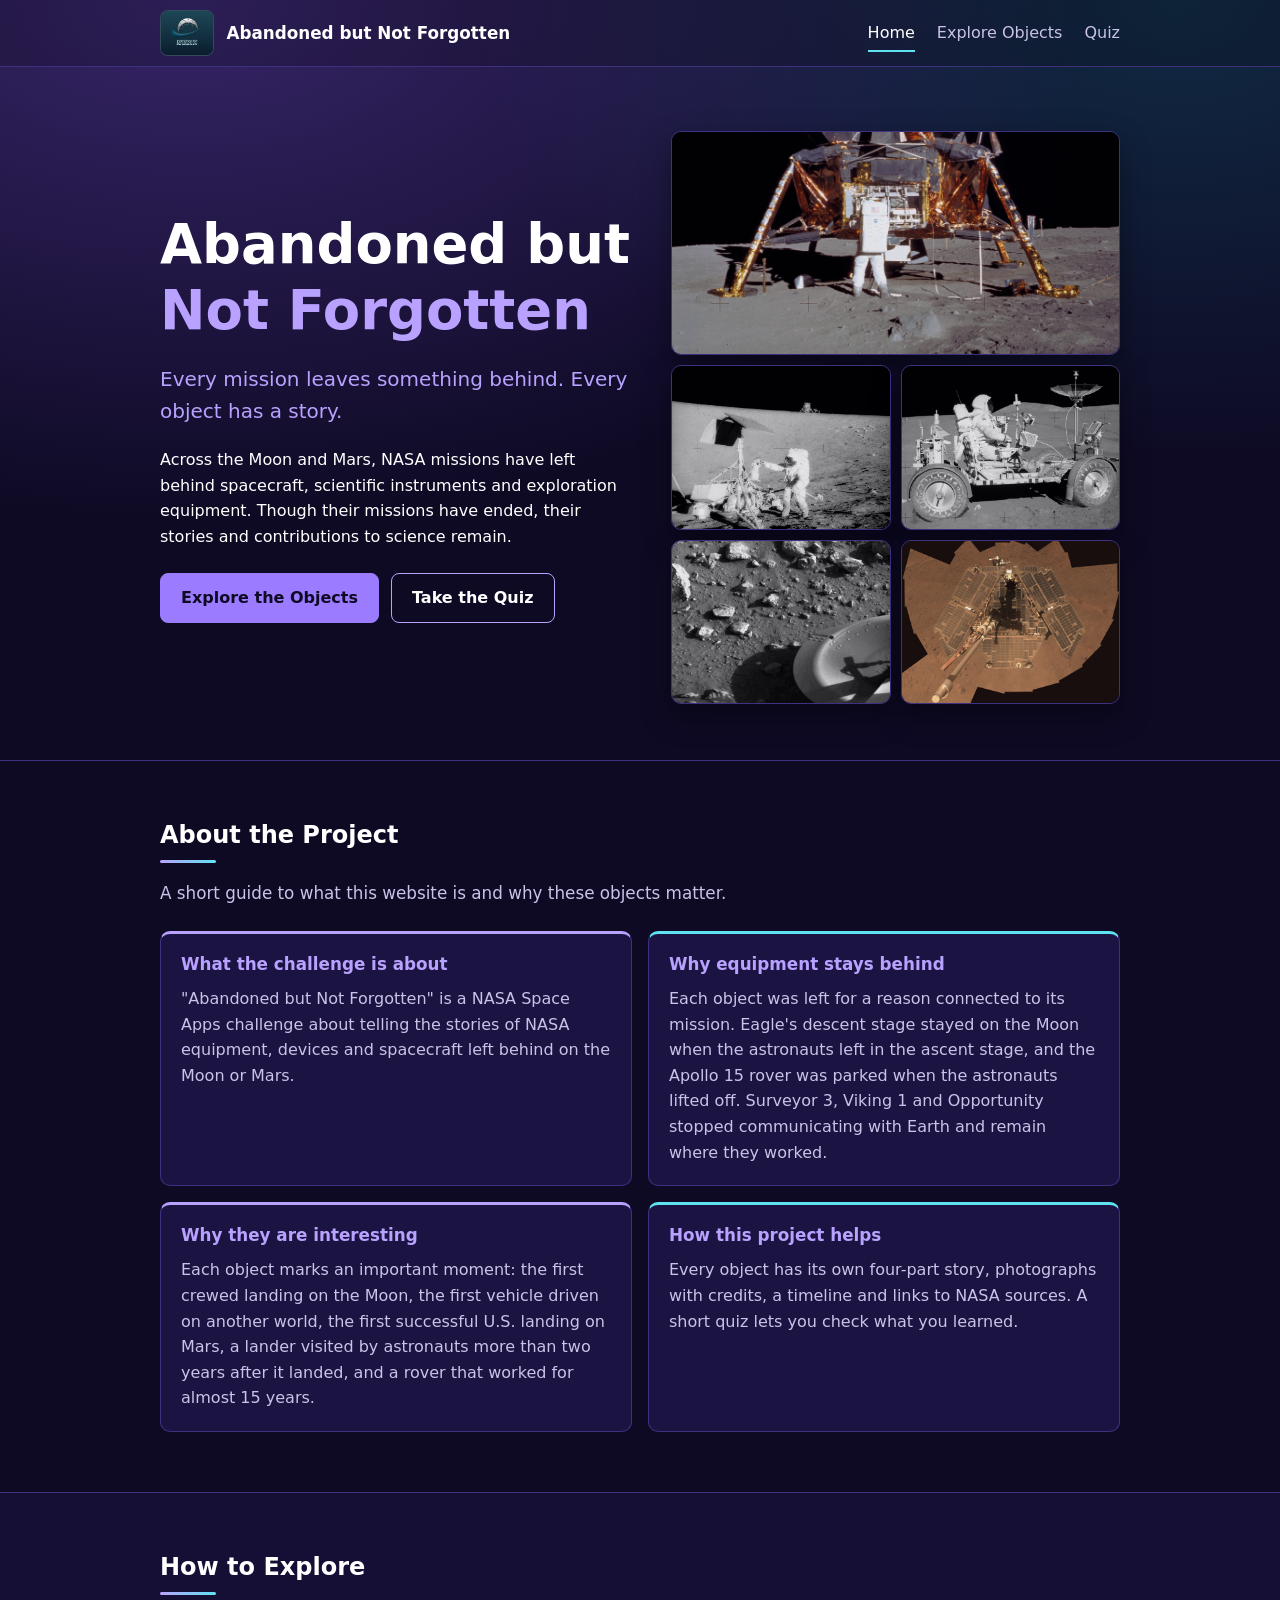
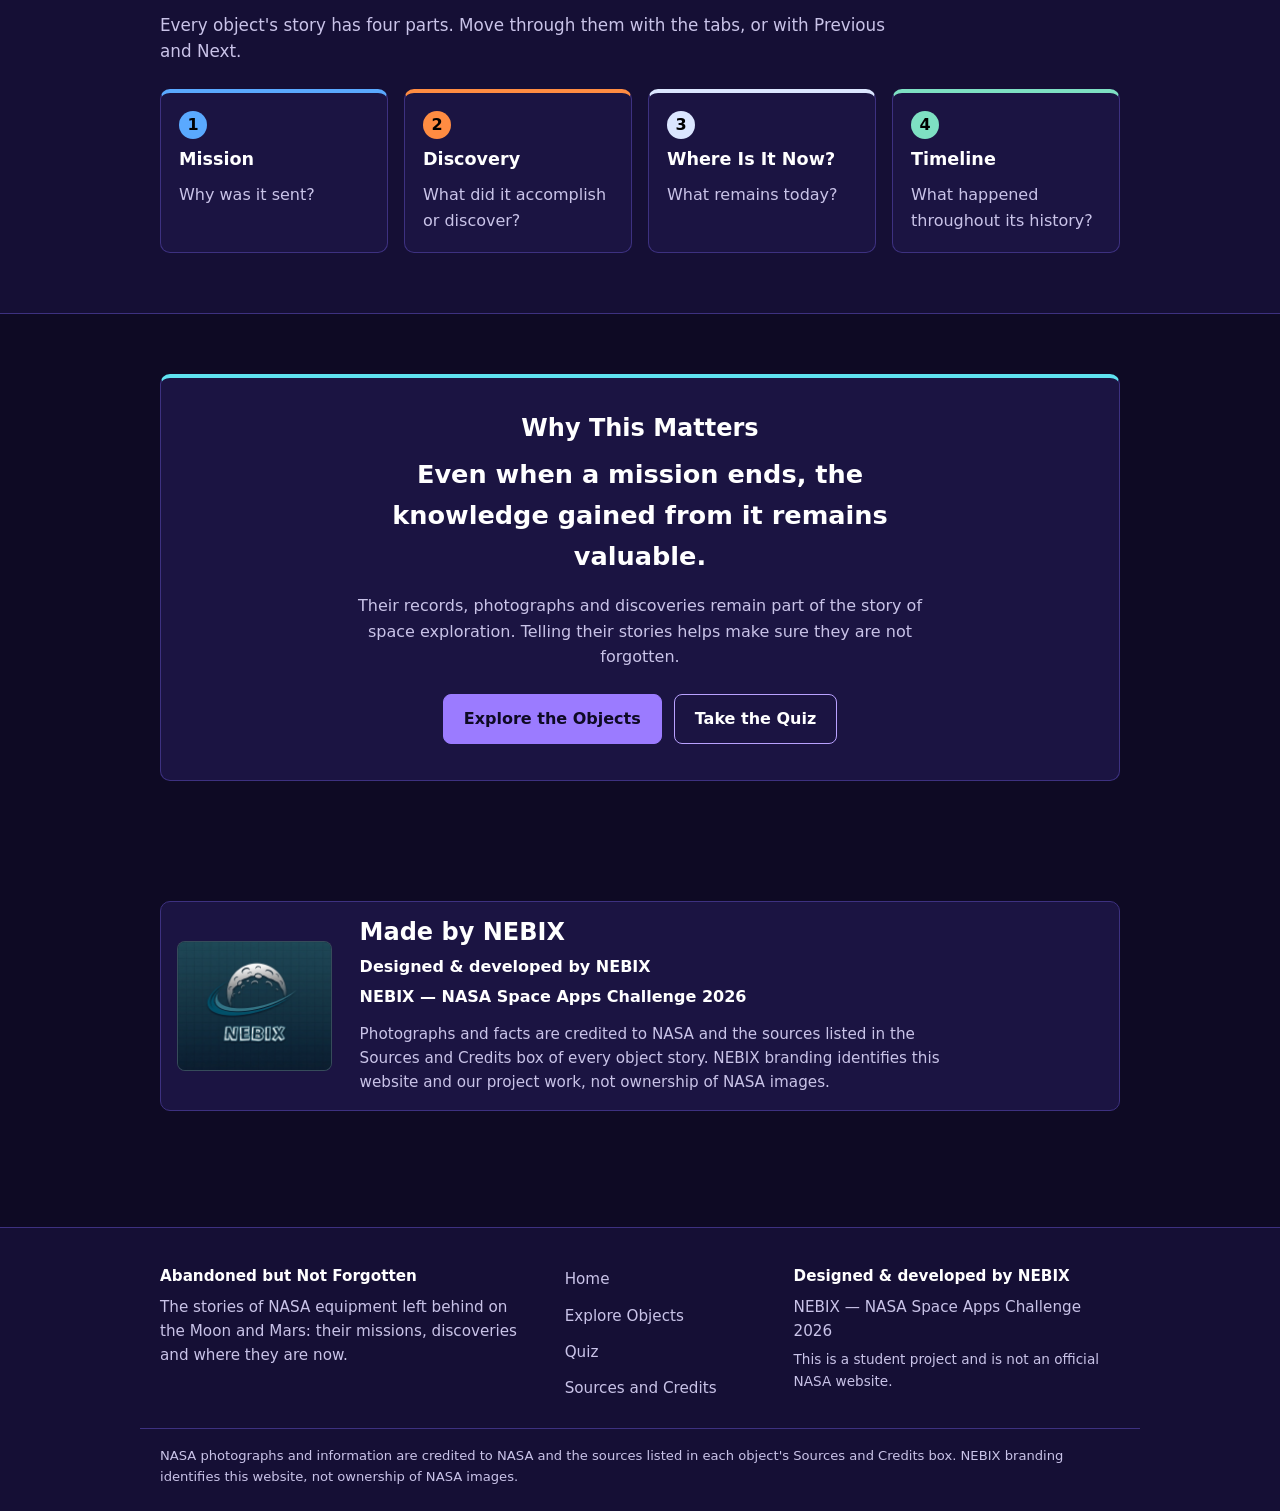
<file: index.html>
<!DOCTYPE html>
<html lang="en">
<head>
  <meta charset="UTF-8">
  <meta name="viewport" content="width=device-width, initial-scale=1.0">
  <meta name="description" content="The stories of NASA equipment left behind on the Moon and Mars. A NASA Space Apps 2026 student project.">
  <title>Abandoned but Not Forgotten</title>
  <link rel="stylesheet" href="style.css">
  <link rel="icon" type="image/png" href="assets/favicon.png">
</head>
<body data-page="home">

  <!-- Navigation bar: built by script.js, the same on all three pages -->
  <header id="site-header"></header>

  <main>
    <!-- HERO: edit the title and text here. The photo collage is built by script.js from data.js -->
    <section class="hero">
      <div class="wrap hero-grid">
        <div class="hero-text">
          <h1>Abandoned but <span class="hl">Not Forgotten</span></h1>
          <p class="subtitle">Every mission leaves something behind. Every object has a story.</p>
          <p>Across the Moon and Mars, NASA missions have left behind spacecraft, scientific instruments and exploration equipment. Though their missions have ended, their stories and contributions to science remain.</p>
          <div class="button-row">
            <a class="button" href="explore.html">Explore the Objects</a>
            <a class="button secondary" href="quiz.html">Take the Quiz</a>
          </div>
        </div>
        <div id="hero-collage" class="collage" role="group" aria-label="Photographs of the objects. Select one to open its story."></div>
      </div>
    </section>

    <!-- ABOUT THE PROJECT -->
    <section id="about">
      <h2>About the Project</h2>
      <p class="lead">A short guide to what this website is and why these objects matter.</p>
      <div class="info-grid">
        <article class="panel">
          <h3>What the challenge is about</h3>
          <p>"Abandoned but Not Forgotten" is a NASA Space Apps challenge about telling the stories of NASA equipment, devices and spacecraft left behind on the Moon or Mars.</p>
        </article>
        <article class="panel">
          <h3>Why equipment stays behind</h3>
          <p>Each object was left for a reason connected to its mission. Eagle's descent stage stayed on the Moon when the astronauts left in the ascent stage, and the Apollo 15 rover was parked when the astronauts lifted off. Surveyor 3, Viking 1 and Opportunity stopped communicating with Earth and remain where they worked.</p>
        </article>
        <article class="panel">
          <h3>Why they are interesting</h3>
          <p>Each object marks an important moment: the first crewed landing on the Moon, the first vehicle driven on another world, the first successful U.S. landing on Mars, a lander visited by astronauts more than two years after it landed, and a rover that worked for almost 15 years.</p>
        </article>
        <article class="panel">
          <h3>How this project helps</h3>
          <p>Every object has its own four-part story, photographs with credits, a timeline and links to NASA sources. A short quiz lets you check what you learned.</p>
        </article>
      </div>
    </section>

    <!-- HOW TO EXPLORE: the four parts of every story (same colors as the story tabs) -->
    <div class="band">
      <section id="how">
        <h2>How to Explore</h2>
        <p class="lead">Every object's story has four parts. Move through them with the tabs, or with Previous and Next.</p>
        <ol class="steps-grid">
          <li class="step-card step-0"><span class="num">1</span><h3>Mission</h3><p>Why was it sent?</p></li>
          <li class="step-card step-1"><span class="num">2</span><h3>Discovery</h3><p>What did it accomplish or discover?</p></li>
          <li class="step-card step-2"><span class="num">3</span><h3>Where Is It Now?</h3><p>What remains today?</p></li>
          <li class="step-card step-3"><span class="num">4</span><h3>Timeline</h3><p>What happened throughout its history?</p></li>
        </ol>
      </section>
    </div>

    <!-- WHY THIS MATTERS -->
    <section class="matters">
      <div class="panel">
        <h2>Why This Matters</h2>
        <p class="big">Even when a mission ends, the knowledge gained from it remains valuable.</p>
        <p>Their records, photographs and discoveries remain part of the story of space exploration. Telling their stories helps make sure they are not forgotten.</p>
        <div class="button-row">
          <a class="button" href="explore.html">Explore the Objects</a>
          <a class="button secondary" href="quiz.html">Take the Quiz</a>
        </div>
      </div>
    </section>

    <!-- CREDITS: the team behind the website (also the target of the footer's "Sources and Credits" link) -->
    <section id="credits" class="team">
      <div class="panel team-panel">
        <div data-team-logo></div>
        <div class="team-text">
          <h2>Made by NEBIX</h2>
          <p class="team-line">Designed &amp; developed by NEBIX</p>
          <p class="team-line">NEBIX &mdash; NASA Space Apps Challenge 2026</p>
          <p>Photographs and facts are credited to NASA and the sources listed in the Sources and Credits box of every object story. NEBIX branding identifies this website and our project work, not ownership of NASA images.</p>
        </div>
      </div>
    </section>
  </main>

  <!-- Footer: built by script.js, the same on all three pages -->
  <footer id="site-footer"></footer>

  <!-- data.js must come first: script.js reads the information from it -->
  <script src="data.js"></script>
  <script src="script.js"></script>
</body>
</html>
</file>
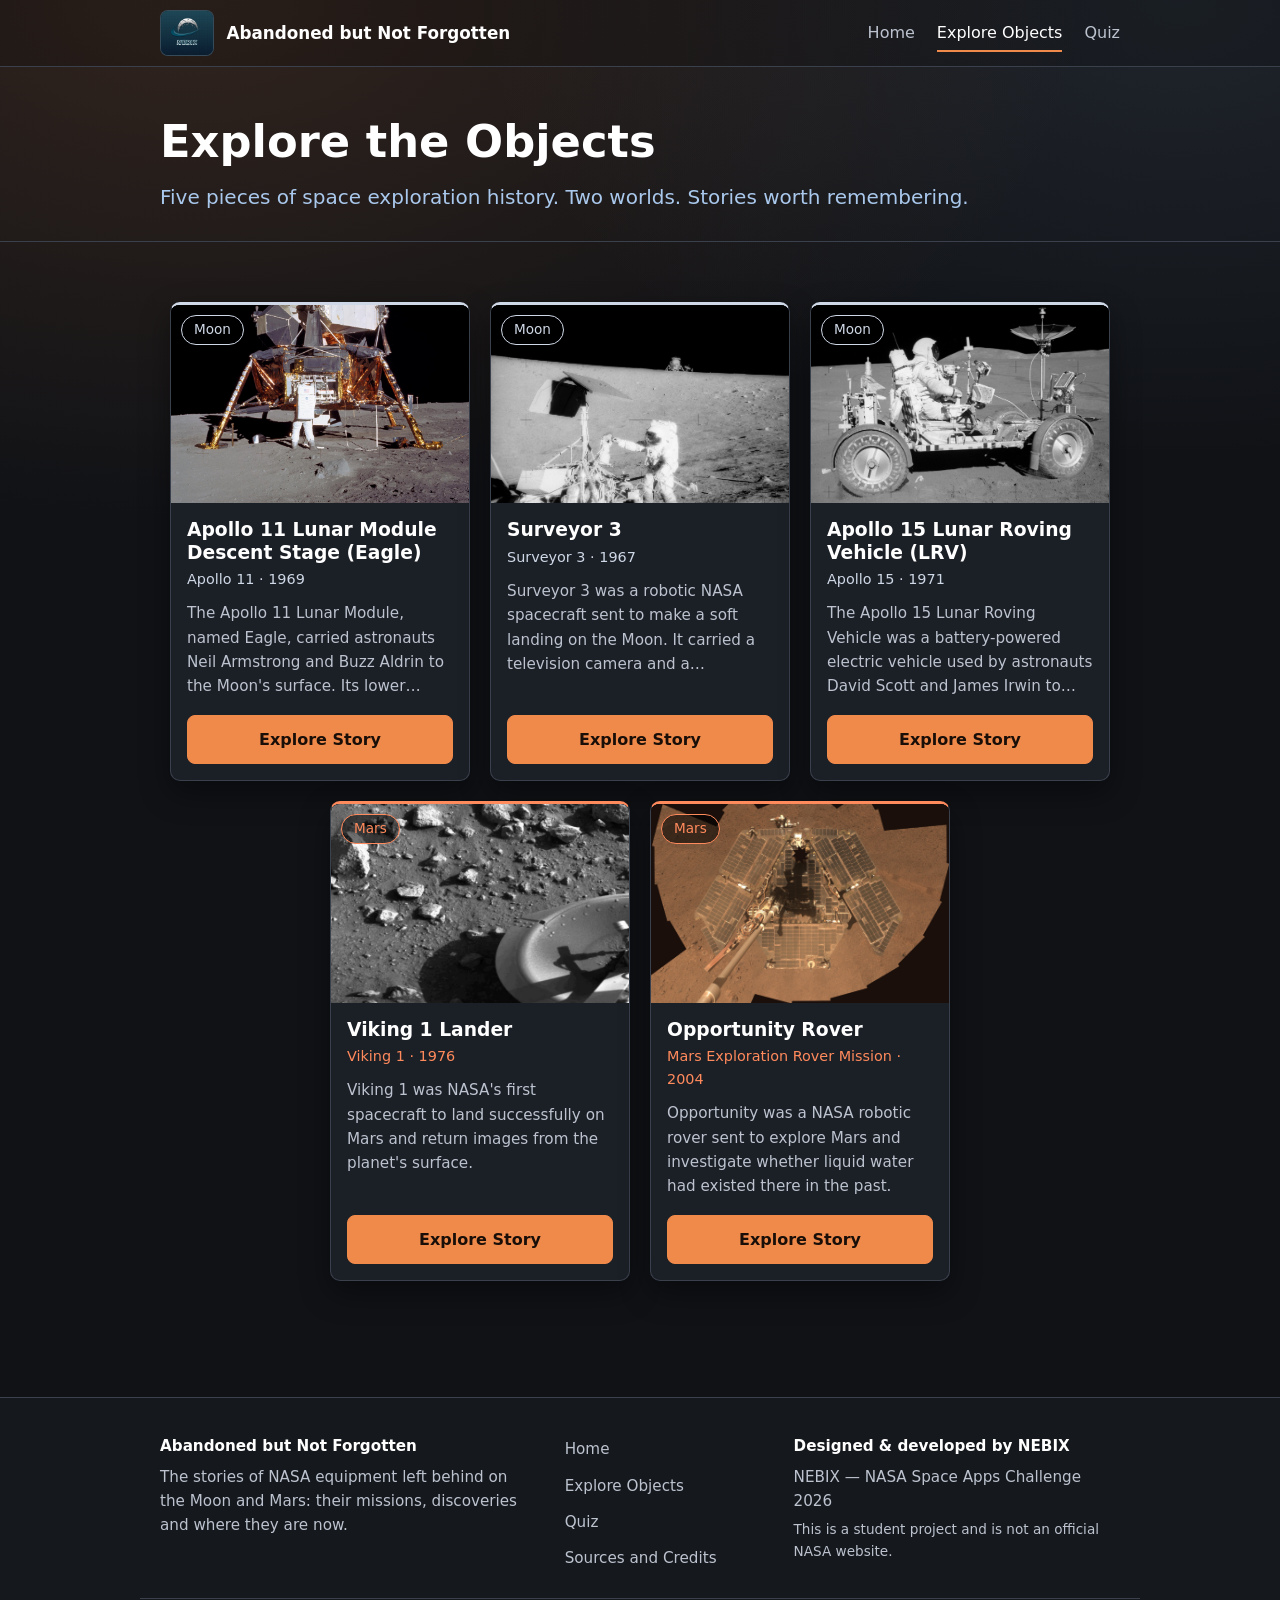
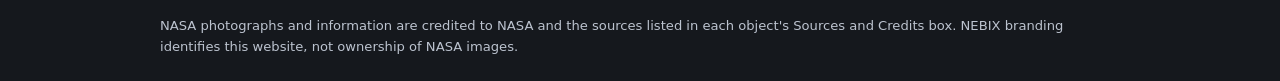
<file: explore.html>
<!DOCTYPE html>
<html lang="en">
<head>
  <meta charset="UTF-8">
  <meta name="viewport" content="width=device-width, initial-scale=1.0">
  <meta name="description" content="Explore five pieces of NASA space exploration history left on the Moon and Mars.">
  <title>Explore Objects | Abandoned but Not Forgotten</title>
  <link rel="stylesheet" href="style.css">
  <link rel="icon" type="image/png" href="assets/favicon.png">
</head>
<body data-page="explore">

  <!-- Navigation bar: built by script.js, the same on all three pages -->
  <header id="site-header"></header>

  <main>
    <!-- OVERVIEW: page title and the object cards (the cards are created by script.js from data.js) -->
    <div id="overview">
      <div class="page-head">
        <div class="wrap">
          <h1>Explore the Objects</h1>
          <p class="subtitle">Five pieces of space exploration history. Two worlds. Stories worth remembering.</p>
        </div>
      </div>
      <section id="objects">
        <div id="cards" class="grid"></div>
      </section>
    </div>

    <!-- STORY: shown when a card is selected (web address ends in #object-1 ... #object-5) -->
    <section id="story" hidden>
      <div class="story-bar">
        <a class="button secondary" href="#objects">&larr; Back to All Objects</a>
        <button class="secondary" onclick="document.getElementById('sources').scrollIntoView()">Sources and credits</button>
      </div>
      <figure id="story-image"></figure>
      <h2 id="story-title"></h2>
      <div id="story-chips" class="chips"></div>
      <p id="story-description"></p>

      <!-- The Full Story: numbered chapters from data.js (stays empty when an object has none) -->
      <div id="story-chapters"></div>

      <!-- The tour: four steps, progress indicator, step content, Previous / Next -->
      <div id="tour" class="panel tour">
        <div id="step-tabs" class="tabs"></div>
        <p id="progress-text" class="meta"></p>
        <div class="progress"><div id="progress-bar"></div></div>
        <div id="step-content"></div>
        <div class="nav-buttons">
          <button id="prev-btn" class="secondary" onclick="goToStep(currentStep - 1)">Previous</button>
          <button id="next-btn" onclick="goToStep(currentStep + 1)">Next</button>
        </div>
      </div>

      <!-- Extra photos (moreImages in data.js); stays empty when an object has none -->
      <div id="story-more"></div>

      <div id="sources" class="panel">
        <h3>Sources and Credits</h3>
        <dl id="source-list"></dl>
      </div>

      <!-- Previous object / back to all objects / next object -->
      <nav id="object-nav" class="object-nav" aria-label="Other objects"></nav>
    </section>
  </main>

  <!-- Footer: built by script.js, the same on all three pages -->
  <footer id="site-footer"></footer>

  <!-- data.js must come first: script.js reads the information from it -->
  <script src="data.js"></script>
  <script src="script.js"></script>
</body>
</html>
</file>
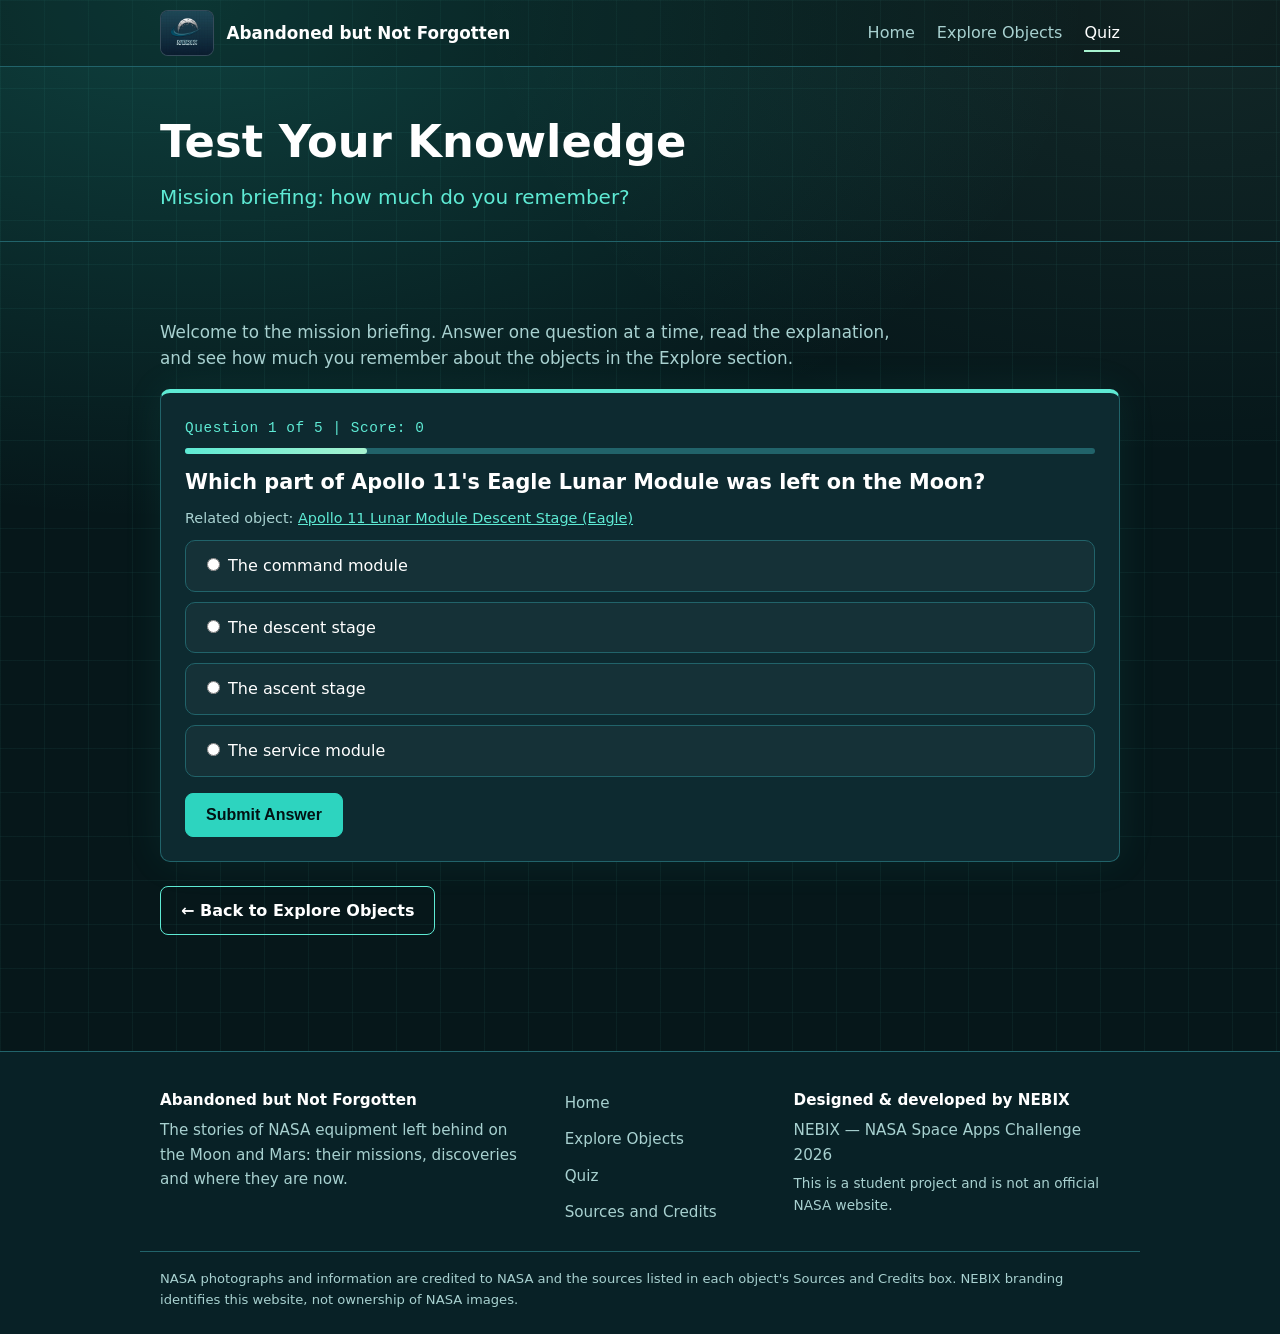
<file: quiz.html>
<!DOCTYPE html>
<html lang="en">
<head>
  <meta charset="UTF-8">
  <meta name="viewport" content="width=device-width, initial-scale=1.0">
  <meta name="description" content="A short mission briefing quiz about NASA equipment left on the Moon and Mars.">
  <title>Quiz | Abandoned but Not Forgotten</title>
  <link rel="stylesheet" href="style.css">
  <link rel="icon" type="image/png" href="assets/favicon.png">
</head>
<body data-page="quiz">

  <!-- Navigation bar: built by script.js, the same on all three pages -->
  <header id="site-header"></header>

  <main>
    <div class="page-head">
      <div class="wrap">
        <h1>Test Your Knowledge</h1>
        <p class="subtitle">Mission briefing: how much do you remember?</p>
      </div>
    </div>

    <!-- QUIZ: built by script.js from quizQuestions in data.js -->
    <section id="quiz">
      <p class="lead">Welcome to the mission briefing. Answer one question at a time, read the explanation, and see how much you remember about the objects in the Explore section.</p>
      <div id="quiz-box" class="panel quiz-panel"></div>
      <div class="button-row">
        <a class="button secondary" href="explore.html">&larr; Back to Explore Objects</a>
      </div>
    </section>
  </main>

  <!-- Footer: built by script.js, the same on all three pages -->
  <footer id="site-footer"></footer>

  <!-- data.js must come first: script.js reads the information from it -->
  <script src="data.js"></script>
  <script src="script.js"></script>
</body>
</html>
</file>
<file: style.css>
:root {
  --text: #ffffff;    /* main text */
  --blue: #5aa9ff;    /* the four story steps keep the same colors on every page */
  --orange: #ff8c42;
  --ice: #dbe6ff;
  --mint: #7ee0c3;
  --good: #8ae66e;    /* a correct answer */
  --bad: #ff8f80;     /* a wrong answer */
  --logo-bg: #10293a; /* background behind the NEBIX logo */
}

/* HOME: cosmic violet (also the fallback if a page has no data-page) */
:root, body[data-page="home"] {
  --bg: #0e0a24;      /* page background (midnight purple) */
  --bg-2: #150f35;    /* bands and footer */
  --panel: #1b1442;   /* cards and boxes */
  --border: #3d3180;  /* thin lines */
  --muted: #c9c3e8;   /* secondary text */
  --primary: #b9a2ff; /* links and headings (lavender) */
  --secondary: #5fe3f0; /* highlights (soft cyan) */
  --btn-bg: #9b7bff;  /* main buttons (violet) */
  --btn-text: #0e0a24;
  --glow-1: rgba(139, 92, 246, 0.32);  /* soft background glows */
  --glow-2: rgba(34, 211, 238, 0.16);
}
/* EXPLORE: lunar silver and Martian orange (each card and story also gets a Moon or Mars accent, see section 6) */
body[data-page="explore"] {
  --bg: #101216;      /* charcoal */
  --bg-2: #15181d;
  --panel: #1b1f26;
  --border: #3a404c;
  --muted: #bcc3cf;
  --primary: #a9c8ec; /* pale blue */
  --secondary: #f08a4b; /* copper */
  --btn-bg: #f08a4b;
  --btn-text: #1a0f08;
  --glow-1: rgba(224, 130, 70, 0.16);
  --glow-2: rgba(169, 200, 236, 0.10);
}
/* QUIZ: deep teal, like a mission-control screen */
body[data-page="quiz"] {
  --bg: #06171a;
  --bg-2: #082126;
  --panel: #0d2a30;
  --border: #21636a;
  --muted: #a8d1d0;
  --primary: #5eead4; /* turquoise */
  --secondary: #a7f3d0; /* mint */
  --btn-bg: #2dd4bf;
  --btn-text: #021214;
  --glow-1: rgba(45, 212, 191, 0.22);
  --glow-2: rgba(167, 243, 208, 0.08);
}
/* Moon and Mars accents for the cards and stories on the Explore page */
[data-world="moon"] { --world: #cfd8e6; }  /* silver */
[data-world="mars"] { --world: #ff8a5c; }  /* warm orange */

/* ===== 2. BASIC PAGE ===== */
* { box-sizing: border-box; }
[hidden] { display: none !important; }  /* makes the "hidden" attribute always work */
html { scroll-behavior: smooth; }
body {
  margin: 0;
  background-color: var(--bg);
  background-image:   /* two soft glows at the top of the page */
    radial-gradient(ellipse 70% 520px at 15% 0, var(--glow-1), transparent),
    radial-gradient(ellipse 55% 460px at 92% 0, var(--glow-2), transparent);
  background-repeat: no-repeat;
  color: var(--text);
  font-family: system-ui, -apple-system, "Segoe UI", Roboto, Arial, sans-serif;
  line-height: 1.6;
}
body[data-page="quiz"] {  /* faint grid lines, like the NEBIX logo background */
  background-image:
    radial-gradient(ellipse 70% 520px at 15% 0, var(--glow-1), transparent),
    radial-gradient(ellipse 55% 460px at 92% 0, var(--glow-2), transparent),
    linear-gradient(rgba(94, 234, 212, 0.05) 1px, transparent 1px),
    linear-gradient(90deg, rgba(94, 234, 212, 0.05) 1px, transparent 1px);
  background-size: auto, auto, 44px 44px, 44px 44px;
  background-repeat: no-repeat, no-repeat, repeat, repeat;
}
section, .wrap { max-width: 1000px; margin: 0 auto; }
section { padding: 60px 20px; }
.wrap { padding: 0 20px; }
h1, h2, h3 { line-height: 1.2; margin: 0 0 12px; }
section > h2::after {  /* a short colored line under the main headings */
  content: ""; display: block; width: 56px; height: 3px; margin-top: 10px; border-radius: 2px;
  background: var(--world, linear-gradient(90deg, var(--primary), var(--secondary)));
}
a { color: var(--primary); }
:focus-visible { outline: 2px solid var(--secondary); outline-offset: 2px; }
.empty { color: var(--muted); font-style: italic; }
.meta { color: var(--muted); font-size: 0.9rem; margin: 0 0 8px; }

/* ===== 3. NAVIGATION, NEBIX LOGO, HERO AND HOME PAGE ===== */
.site-header { border-bottom: 1px solid var(--border); background: rgba(0, 0, 0, 0.18); }
.navbar {
  display: flex; justify-content: space-between; align-items: center; flex-wrap: wrap; gap: 8px 20px;
  max-width: 1000px; margin: 0 auto; padding: 10px 20px;
}
.brand { display: flex; align-items: center; gap: 12px; color: var(--text); text-decoration: none; }
.logo { font-weight: bold; font-size: 1.05rem; }
.nav-links a {
  margin-left: 22px; padding: 8px 0; color: var(--muted); text-decoration: none;
  border-bottom: 2px solid transparent;
}
.nav-links a.active { color: var(--text); border-bottom-color: var(--secondary); }  /* the page you are on */

/* The NEBIX logo keeps its own proportions (the image is never stretched) */
.nebix-logo {
  display: block; width: auto; max-width: 100%; object-fit: contain;
  background: var(--logo-bg); border: 1px solid rgba(255, 255, 255, 0.16); border-radius: 8px;
}
.brand-logo { height: 46px; }
.team-logo { height: 130px; }
.nebix-text {  /* shown instead of the logo if the logo file is missing */
  display: inline-block; padding: 6px 10px; background: var(--panel); border: 1px solid var(--border);
  border-radius: 8px; color: var(--text); font-weight: 800; letter-spacing: 3px;
}

.subtitle { color: var(--primary); font-size: 1.25rem; }
.lead { max-width: 70ch; color: var(--muted); font-size: 1.05rem; }
.button-row { display: flex; flex-wrap: wrap; gap: 12px; margin-top: 24px; }

/* Home page hero: text on the left, photo collage on the right */
.hero { max-width: none; padding: 64px 0 56px; border-bottom: 1px solid var(--border); }
.hero-grid { display: grid; grid-template-columns: 1.05fr 1fr; gap: 40px; align-items: center; }
.hero h1 { font-size: clamp(2.2rem, 5vw, 3.4rem); }
.hl { color: var(--primary); }
.hero-text p { max-width: 540px; }
.collage { display: grid; grid-template-columns: 1fr 1fr; gap: 10px; }
.collage a {
  position: relative; display: block; overflow: hidden; aspect-ratio: 4 / 3; background: var(--bg-2);
  border: 1px solid var(--border); border-radius: 10px; box-shadow: 0 12px 30px rgba(0, 0, 0, 0.4);
}
.collage a:first-child { grid-column: 1 / -1; aspect-ratio: 2 / 1; }  /* the first photo is wide */
.collage img { display: block; width: 100%; height: 100%; object-fit: cover; opacity: 0.92; }

/* Title area at the top of the Explore and Quiz pages */
.page-head { padding: 48px 0 28px; border-bottom: 1px solid var(--border); }
.page-head h1 { font-size: clamp(2rem, 5vw, 2.8rem); }
.page-head .subtitle { margin: 0; }

/* Home page sections */
.info-grid { display: grid; grid-template-columns: repeat(2, 1fr); gap: 16px; margin-top: 24px; }
.info-grid .panel { padding: 20px; border-top: 3px solid var(--primary); }
.info-grid .panel:nth-child(even) { border-top-color: var(--secondary); }
.info-grid h3 { color: var(--primary); font-size: 1.05rem; }
.info-grid p { margin: 0; color: var(--muted); }
.band { background: var(--bg-2); border-top: 1px solid var(--border); border-bottom: 1px solid var(--border); }
.steps-grid { display: grid; grid-template-columns: repeat(4, 1fr); gap: 16px; margin: 24px 0 0; padding: 0; list-style: none; }
.step-card { padding: 18px; background: var(--panel); border: 1px solid var(--border); border-top: 4px solid var(--accent); border-radius: 10px; }
.step-card .num {
  display: grid; place-items: center; width: 28px; height: 28px; margin-bottom: 10px;
  background: var(--accent); color: #000; border-radius: 50%; font-weight: bold;
}
.step-card h3 { font-size: 1.1rem; }
.step-card p { margin: 0; color: var(--muted); }
.matters .panel { padding: 36px 24px; text-align: center; border-top: 4px solid var(--secondary); }
.matters .big { max-width: 28ch; margin: 0 auto 12px; color: var(--text); font-size: clamp(1.2rem, 3vw, 1.6rem); font-weight: bold; }
.matters p { max-width: 60ch; margin-left: auto; margin-right: auto; color: var(--muted); }
.matters .button-row { justify-content: center; }
.team-panel { display: flex; align-items: center; gap: 28px; padding: 28px; border-top: 4px solid var(--primary); }
.team-panel a { display: block; }
.team-text h2 { margin-bottom: 8px; }
.team-line { margin: 0 0 4px; font-weight: bold; }
.team-text p:last-child { margin: 12px 0 0; max-width: 62ch; color: var(--muted); font-size: 0.95rem; }

/* ===== 4. BUTTONS, CARDS AND PANELS ===== */
button, .button {
  display: inline-block; background: var(--btn-bg); color: var(--btn-text);
  border: 1px solid var(--btn-bg); border-radius: 8px; padding: 11px 20px; min-height: 44px;
  font-size: 1rem; font-weight: bold; text-decoration: none; cursor: pointer;
}
button:disabled { opacity: 0.4; cursor: not-allowed; }
.secondary { background: transparent; color: var(--text); border-color: var(--primary); }

.card, .panel {
  background: var(--panel); border: 1px solid var(--border);
  border-radius: 10px; padding: 16px;
}
/* Small rounded labels ("chips"), for example Moon / Mars, the mission and the year */
.chips { display: flex; flex-wrap: wrap; gap: 8px; margin: 0 0 16px; }
.chip {
  display: inline-block; padding: 3px 12px; border: 1px solid var(--border); border-radius: 999px;
  background: rgba(0, 0, 0, 0.55); color: var(--muted); font-size: 0.85rem;
}
.chip-target { color: var(--world, var(--secondary)); border-color: var(--world, var(--secondary)); }

/* Image box: shows a placeholder, and the photo on top of it once it loads */
.image-box {
  position: relative; display: grid; place-items: center; aspect-ratio: 16 / 9;
  background: var(--bg-2); border: 1px dashed var(--border); border-radius: 8px;
  color: var(--muted); font-size: 0.9rem; overflow: hidden;
}
.image-box img {
  position: absolute; inset: 0; width: 100%; height: 100%; background: var(--bg-2);
  object-fit: cover; object-position: center 35%;  /* fills the box; change 35% to move the crop up or down */
}

/* ===== 6. EXPLORE CARDS ===== */
.grid { display: flex; flex-wrap: wrap; justify-content: center; gap: 20px; }
.card {
  flex: 0 1 300px; display: flex; flex-direction: column; padding: 0; overflow: hidden;
  border-top: 3px solid var(--world, var(--border)); box-shadow: 0 12px 30px rgba(0, 0, 0, 0.4);
}
.card-image { position: relative; display: block; color: var(--muted); text-decoration: none; }
.card .image-box { aspect-ratio: 3 / 2; border: 0; border-radius: 0; }  /* same photo height on every card */
.card-image .chip { position: absolute; top: 10px; left: 10px; }
.card-body { display: flex; flex: 1; flex-direction: column; padding: 16px; }
.card h3 { margin: 0 0 4px; }
.card-meta { margin: 0 0 10px; color: var(--world, var(--primary)); font-size: 0.9rem; }
.card-text {  /* short description: shows at most 4 lines */
  margin: 0 0 16px; color: var(--muted); font-size: 0.95rem;
  display: -webkit-box; -webkit-line-clamp: 4; -webkit-box-orient: vertical; overflow: hidden;
}
.card .button { margin-top: auto; text-align: center; }

/* ===== 7. STORY AND TIMELINE TOUR ===== */
figure { margin: 0; }
figcaption { margin-top: 8px; color: var(--muted); font-size: 0.9rem; }
.story-bar { display: flex; flex-wrap: wrap; justify-content: space-between; gap: 12px; }
#story-image { margin-top: 16px; }
#story-image .image-box {  /* large photo at the top of the story */
  width: 100%; aspect-ratio: 2 / 1;
  border: 1px solid var(--world, var(--border)); box-shadow: 0 16px 44px rgba(0, 0, 0, 0.5);
}
#story h2 { margin-top: 24px; font-size: 2rem; }
#story-description { max-width: 70ch; font-size: 1.05rem; }

/* The Full Story: numbered chapters */
#story-chapters { margin: 36px 0 12px; }
#story-chapters:empty { display: none; }
#story-chapters h3 { font-size: 1.5rem; }
.chapters { display: grid; gap: 24px; max-width: 72ch; margin: 18px 0; }
.chapter { display: grid; grid-template-columns: 34px 1fr; gap: 16px; }
.chapter-num {
  display: grid; place-items: center; width: 34px; height: 34px;
  border: 2px solid var(--world, var(--primary)); border-radius: 50%; color: var(--world, var(--primary)); font-weight: bold;
}
.chapter h4 { margin: 3px 0 6px; font-size: 1.15rem; }
.chapter p { margin: 0; color: #e8ecf5; line-height: 1.75; white-space: pre-line; }
#story-chapters .source { max-width: 72ch; }

/* The tour: each stage has its own accent color */
.step-0 { --accent: var(--blue); }
.step-1 { --accent: var(--orange); }
.step-2 { --accent: var(--ice); }
.step-3 { --accent: var(--mint); }
.tour { margin: 28px 0; border-top: 4px solid var(--accent); }
.tabs { display: grid; grid-template-columns: repeat(4, 1fr); gap: 8px; margin-bottom: 16px; }
.tab {
  display: flex; align-items: center; gap: 10px; padding: 10px 12px; text-align: left;
  background: transparent; color: var(--muted); border-color: var(--border); font-weight: normal;
}
.tab .num {
  flex: none; display: grid; place-items: center; width: 26px; height: 26px;
  border: 1px solid var(--accent); border-radius: 50%; color: var(--accent); font-size: 0.85rem; font-weight: bold;
}
.tab.active { color: var(--text); border-color: var(--accent); }
.tab.active .num, .tab.done .num { background: var(--accent); color: #000; }
.progress { height: 6px; margin-bottom: 16px; background: var(--border); border-radius: 3px; }
#progress-bar { width: 0; height: 100%; background: var(--accent); border-radius: 3px; transition: width 0.3s; }
#step-content p, #story-description { white-space: pre-line; }  /* keeps the paragraphs typed with \n\n in data.js */
#step-content p { max-width: 65ch; line-height: 1.7; }
.fact-label { color: var(--accent); font-weight: bold; font-size: 0.9rem; }
.source { color: var(--muted); font-size: 0.9rem; border-top: 1px solid var(--border); padding-top: 10px; }
/* Timeline: a thin vertical line with a dot for every event */
.timeline { position: relative; margin: 12px 0 8px; padding: 0 0 0 30px; list-style: none; }
.timeline::before { content: ""; position: absolute; top: 8px; bottom: 8px; left: 7px; width: 2px; background: var(--border); }
.tl-item { position: relative; margin-bottom: 22px; }
.tl-item::before {  /* the dot */
  content: ""; position: absolute; top: 4px; left: -30px; width: 16px; height: 16px;
  border: 2px solid var(--primary); border-radius: 50%; background: var(--panel);
}
.tl-item.key::before { border-color: var(--secondary); background: var(--secondary); }  /* important moments */
.tl-date { display: block; color: var(--primary); font-size: 0.9rem; font-weight: bold; }
.tl-item.key .tl-date { color: var(--secondary); }
.tl-title { display: block; }
.tl-text { display: block; color: var(--muted); font-size: 0.95rem; }
.callout { max-width: 65ch; margin: 18px 0; padding: 10px 14px; border-left: 3px solid var(--secondary); background: rgba(255, 255, 255, 0.05); }
.nav-buttons { display: flex; justify-content: space-between; margin-top: 16px; }
.more-grid { display: grid; grid-template-columns: repeat(auto-fill, minmax(280px, 400px)); gap: 16px; }
.more-grid .image-box { aspect-ratio: 3 / 2; }
.more-grid .wide { grid-column: 1 / -1; }  /* a panorama (wide: true in data.js) uses the full width */
.more-grid .wide .image-box { aspect-ratio: 3 / 1; }
#story-more:empty { display: none; }
#sources { margin-top: 28px; }
.object-nav { display: grid; grid-template-columns: 1fr auto 1fr; gap: 16px; align-items: stretch; margin-top: 28px; }
.object-nav a:not(.button) {
  display: block; padding: 12px 16px; background: var(--panel); border: 1px solid var(--border);
  border-radius: 10px; color: var(--text); text-decoration: none;
}
.object-nav small { display: block; color: var(--primary); }
.object-nav .next { text-align: right; }
.object-nav .button { align-self: center; }
#sources dt { margin-top: 10px; color: var(--primary); font-weight: bold; }
#sources dd { margin: 0; color: var(--muted); }
.source, #sources dd { overflow-wrap: anywhere; }  /* long web addresses wrap on phones */

/* ===== 8. QUIZ ===== */
.option {
  position: relative; display: block; margin: 10px 0; padding: 12px 44px 12px 16px;
  background: rgba(255, 255, 255, 0.03); border: 1px solid var(--border); border-radius: 10px; cursor: pointer;
}
.option:has(input:checked) { border-color: var(--primary); background: rgba(94, 234, 212, 0.1); }
.quiz-panel .option.is-correct { border-color: var(--good); background: rgba(138, 230, 110, 0.12); }
.quiz-panel .option.is-wrong { border-color: var(--bad); background: rgba(255, 143, 128, 0.12); }
.option.is-correct::after, .option.is-wrong::after { position: absolute; right: 16px; top: 12px; font-weight: bold; }
.option.is-correct::after { content: "\2713"; color: var(--good); }  /* check mark */
.option.is-wrong::after { content: "\2717"; color: var(--bad); }     /* cross */
.quiz-panel { padding: 24px; border: 1px solid var(--border); border-top: 4px solid var(--primary); box-shadow: 0 0 40px rgba(45, 212, 191, 0.08); }
.quiz-panel h3 { font-size: 1.3rem; }
.quiz-panel > .meta:first-child { color: var(--primary); font-family: ui-monospace, "SFMono-Regular", Menlo, Consolas, monospace; letter-spacing: 0.04em; }
#quiz-bar { height: 100%; background: linear-gradient(90deg, var(--primary), var(--secondary)); border-radius: 3px; transition: width 0.3s; }
.big-score { margin: 8px 0; color: var(--primary); font-size: 3.2rem; font-weight: bold; line-height: 1; }
#feedback.correct, #feedback.wrong { margin: 14px 0; padding: 10px 14px; border-radius: 8px; font-weight: bold; }
.correct { color: var(--good); }
.wrong { color: var(--bad); }
#feedback.correct { border-left: 4px solid var(--good); background: rgba(138, 230, 110, 0.1); }
#feedback.wrong { border-left: 4px solid var(--bad); background: rgba(255, 143, 128, 0.1); }
#feedback.correct::before { content: "\2713  "; }
#feedback.wrong::before { content: "\2717  "; }

/* ===== 9. FOOTER AND HOVER EFFECTS ===== */
.site-footer { margin-top: 56px; padding: 36px 0 24px; background: var(--bg-2); border-top: 1px solid var(--border); color: var(--muted); font-size: 0.95rem; }
.footer-grid { display: grid; grid-template-columns: 1.5fr 0.8fr 1.3fr; gap: 28px; }
.footer-grid strong { color: var(--text); }
.footer-grid p { margin: 6px 0 0; }
.fine { font-size: 0.85rem; }
.footer-links { display: flex; flex-direction: column; gap: 6px; }
.footer-links a { padding: 3px 0; color: var(--muted); text-decoration: none; }
.footer-note { margin-top: 24px; padding-top: 16px; border-top: 1px solid var(--border); font-size: 0.82rem; }

/* Hover effects only on devices that can hover. Touch screens get a small "pressed" effect instead. */
@media (hover: hover) {
  button:hover, .button:hover { filter: brightness(1.1); }
  .nav-links a:hover, .footer-links a:hover { color: var(--text); }
  .collage a:hover img, .card-image:hover img { filter: brightness(1.1); }
  .card:hover { border-color: var(--world, var(--primary)); }
  .option:hover { border-color: var(--primary); }
  .object-nav a:not(.button):hover { border-color: var(--primary); }
}
button:active, .button:active { filter: brightness(0.92); }

/* ===== 10. SMALL SCREENS ===== */
@media (max-width: 900px) {
  .hero-grid { grid-template-columns: 1fr; gap: 32px; }
  .steps-grid { grid-template-columns: repeat(2, 1fr); }
  .footer-grid { grid-template-columns: 1fr 1fr; }
}
@media (max-width: 700px) {
  .card { flex-basis: 100%; }
  .hero { padding: 40px 0 36px; }
  #story-image .image-box { aspect-ratio: 4 / 3; }
  .brand-logo { height: 40px; }
  .team-logo { height: 100px; }
  .team-panel { flex-direction: column; align-items: flex-start; }
  .tab { flex-direction: column; gap: 4px; padding: 8px 4px; text-align: center; font-size: 0.8rem; }
  .nav-links { width: 100%; }
  .nav-links a { margin: 0 18px 0 0; }
  .footer-grid, .info-grid { grid-template-columns: 1fr; }
  .object-nav { grid-template-columns: 1fr; }
  .object-nav .button { order: 3; }
  .object-nav .next { text-align: left; }
}
@media (max-width: 480px) { .steps-grid { grid-template-columns: 1fr; } }
@media (prefers-reduced-motion: reduce) { html { scroll-behavior: auto; } #progress-bar, #quiz-bar { transition: none; } }
</file>
